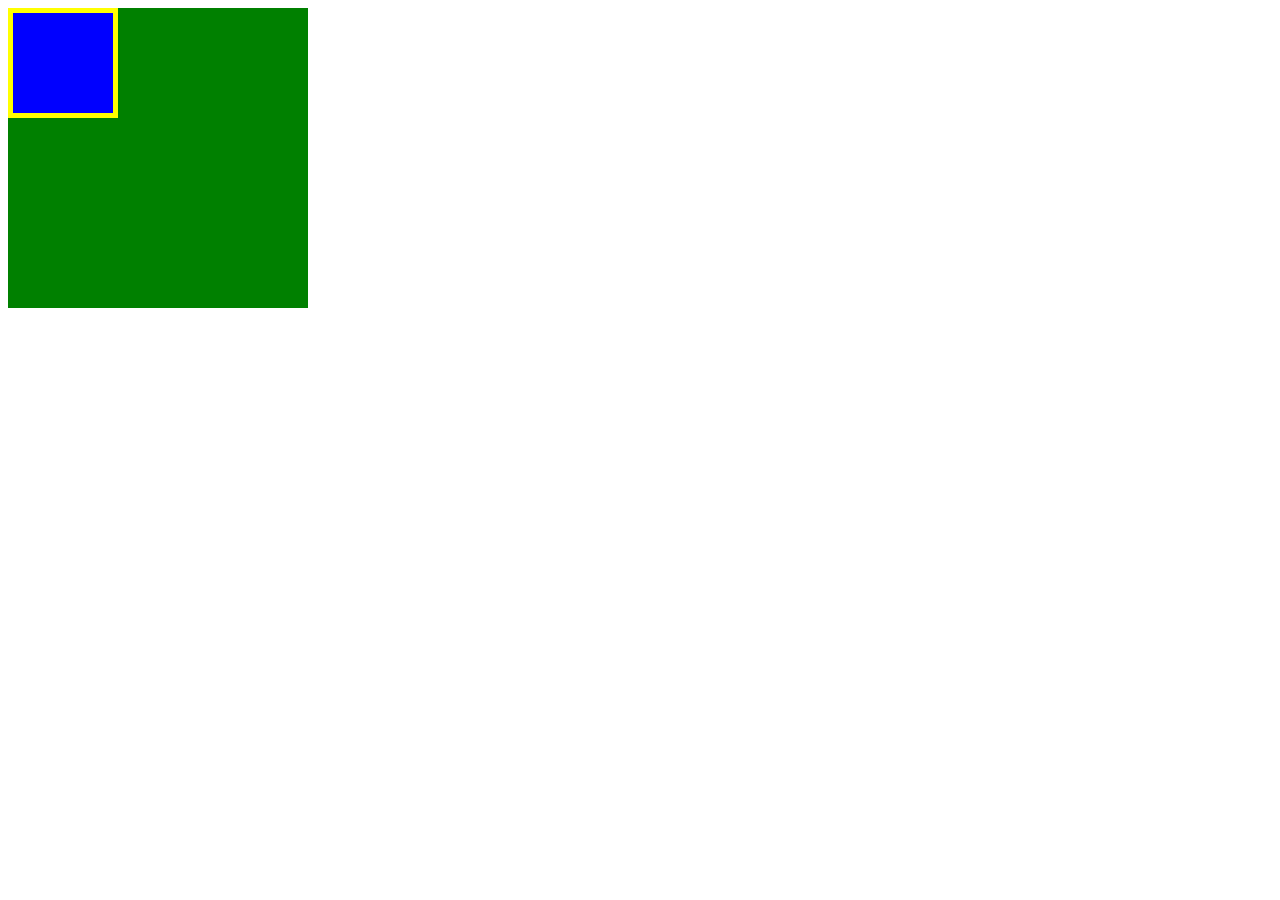
<file: box/box.html>
<!DOCTYPE html>
<html lang="ja">
  <head>
    <meta charset="UFT-8">
    <!--cssファイル読み込み-->
    <link rel="stylesheet" href="box.css" />
    <title>box</title>
  </head>

  <body>
    <!--box1用のdiv-->
    <div class="box1">
     <div class="box2"></div>
     </div>
  </body>
</html>
</file>
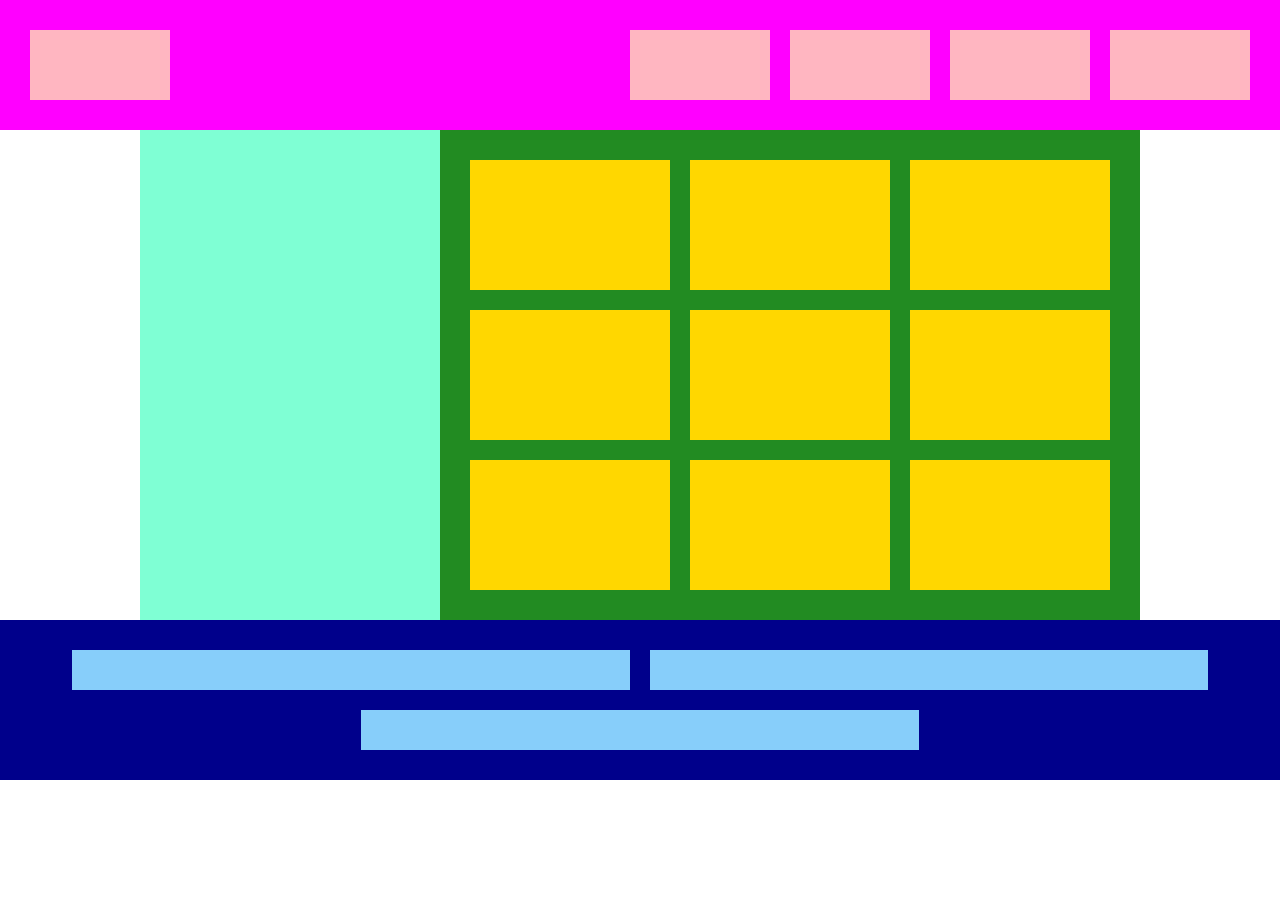
<file: chapter10/10.html>
<!DOGTYPE html>
<html lang="ja">
  <head>
    <meta charset="UTF-8">
    <title>演習１０</title>
    <link rel="stylesheet" href="10.css">
  </head>

  <body>

    <div class="header">
      <div></div>
      <div></div>
      <div></div>
      <div></div>
      <div></div>
    </div>


    <div class="main">
      <div class="sideber"></div>
      <div class="content">
        <div></div>
        <div></div>
        <div></div>
        <div></div>
        <div></div>
        <div></div>
        <div></div>
        <div></div>
        <div></div>
      </div>
    </div>

      <div class="footer">
        <div></div>
        <div></div>
        <div></div>
      </div>
  </body>
</html>
</file>
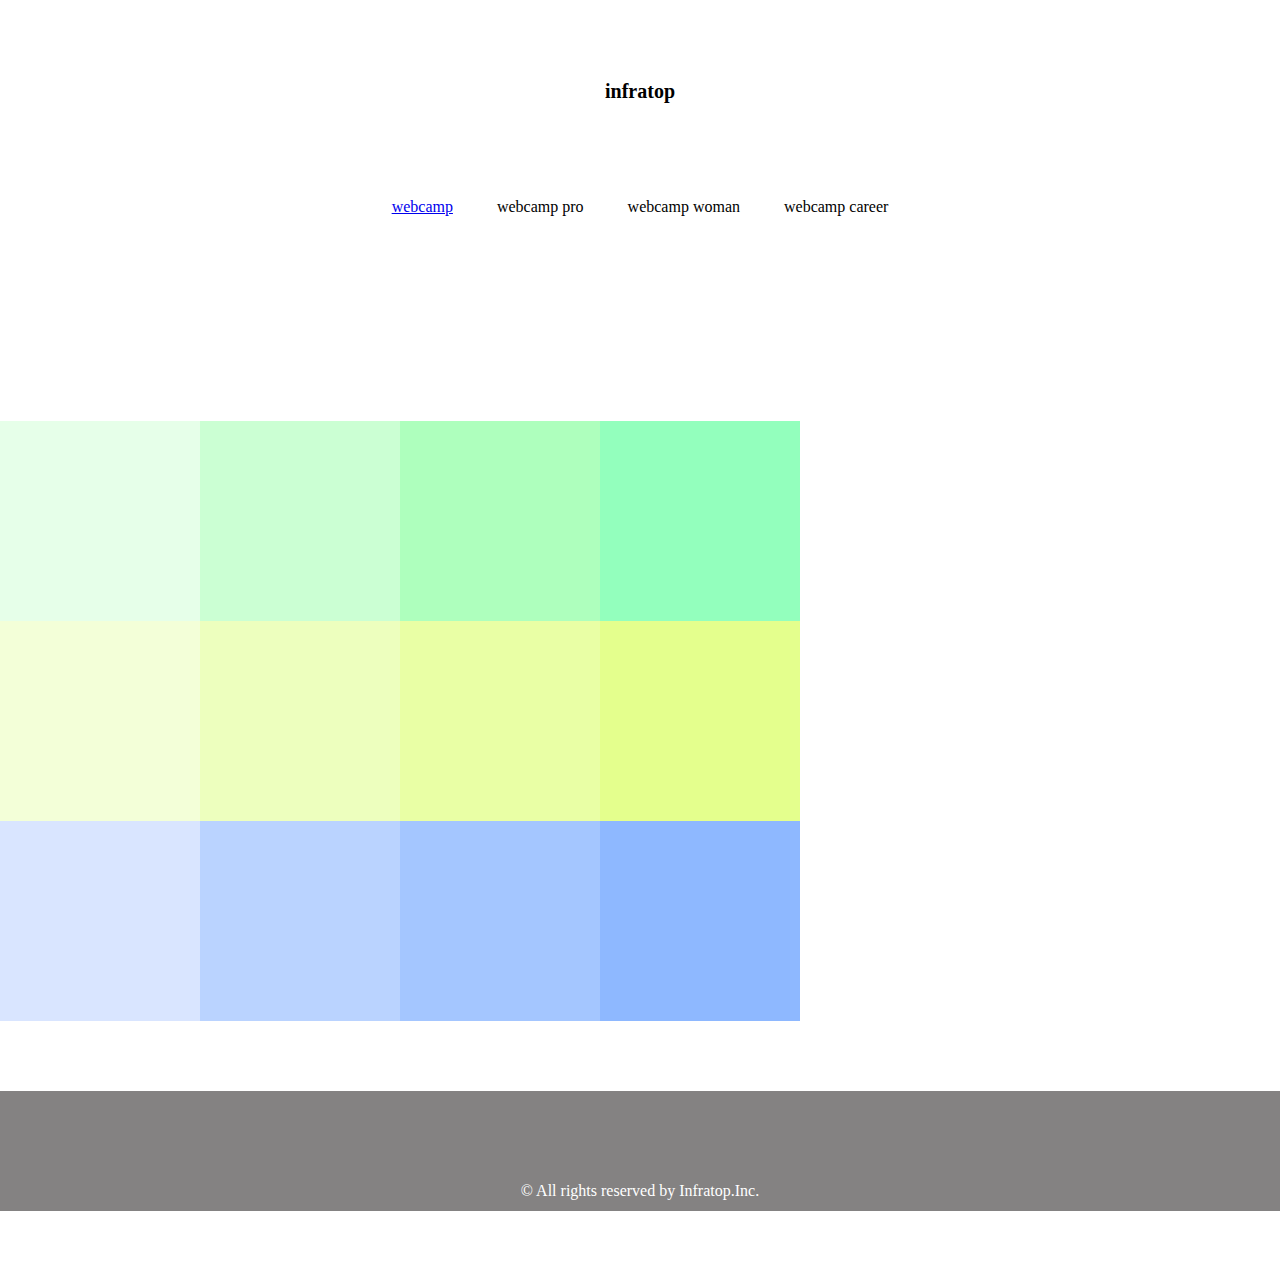
<file: chapter5/5.html>
<!DOCTYPE html>
<html lang="ja">
  <head>
    <meta charset="UTF-8" />
    <link rel="stylesheet" href="5.css" />
    <title>chapter5</title>
  </head>

  <body>
    <header>
      <h1 class="heading">
        <a class="5.css">
          infratop
        </a>
      </h1>
    </header>

     <!--navigetion-->
    <nav>
      <ul class="nav-list">
        <li class="nav-list-item">
          <a href="5.html">webcamp</a>
        </li>
        <li class="nav-list-item">webcamp pro</li>
        <li class="nav-list-item">webcamp woman</li>
        <li class="nav-list-item">webcamp career</li>
      </ul>
    </nav>

    <!--main-visual-->
    <div class="main-visual"></div>
    <div class="main-visual-content"></div>

    <!--main-->
    <div class="main">
    <div class="box1"></div>
    <div class="box2"></div>
    <div class="box3"></div>
    <div class="box4"></div>
    <div class="box5"></div>
    <div class="box6"></div>
    <div class="box7"></div>
    <div class="box8"></div>
    <div class="box9"></div>
    <div class="box10"></div>
    <div class="box11"></div>
    <div class="box12"></div>
    </div>

    <!--footer-->
    <footer>
     <p class="footer-text">© All rights reserved by Infratop.Inc.</p>
    </footer>

 </body>
</html>
</file>
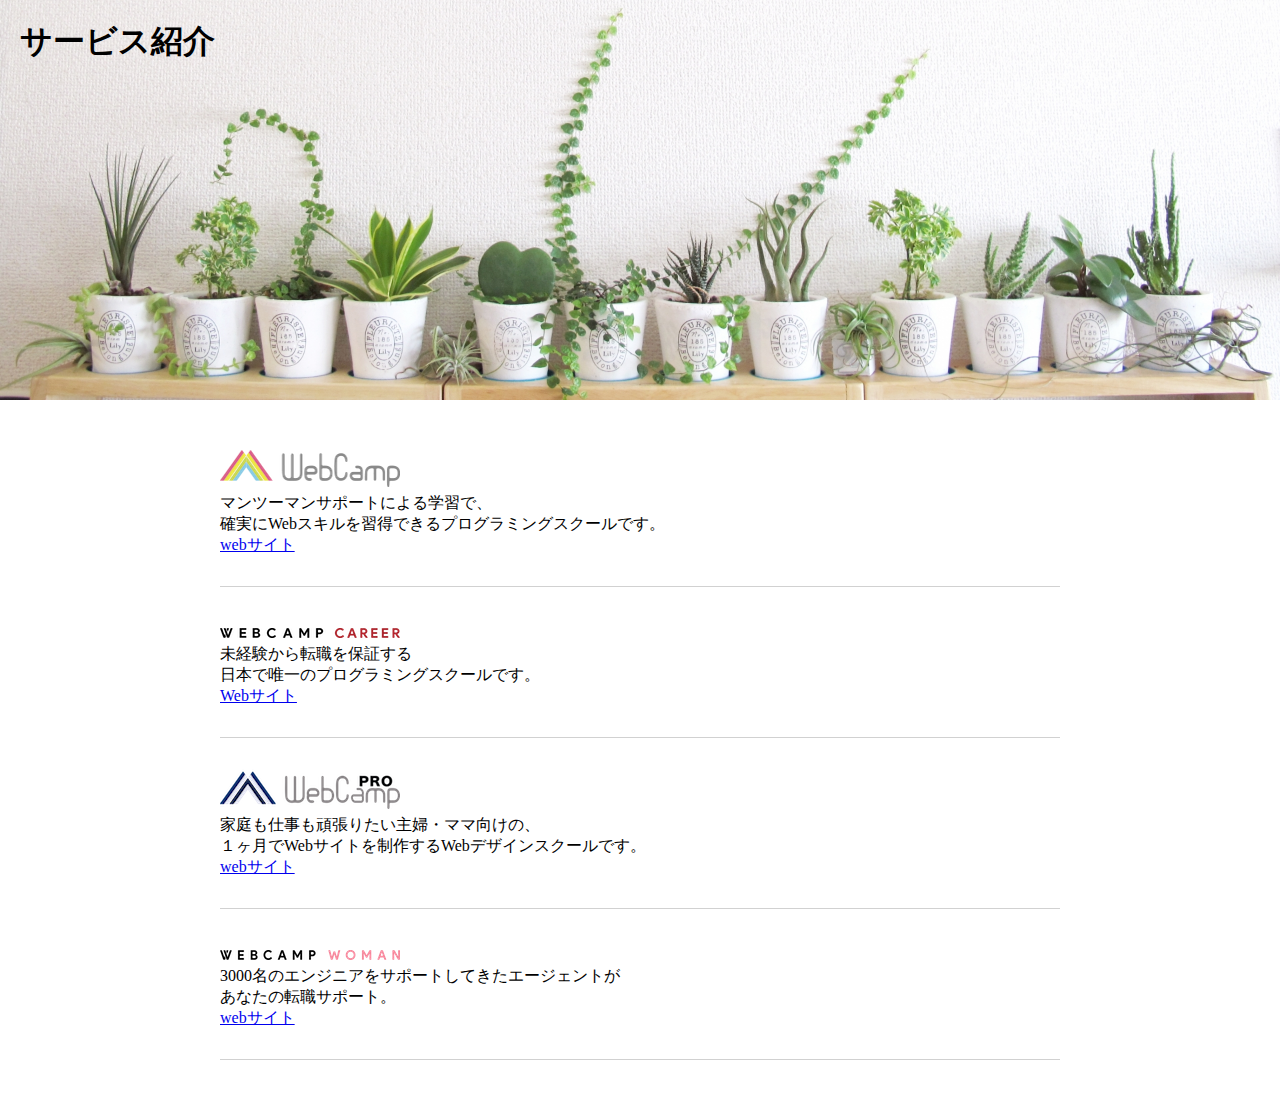
<file: chapter7_exercise/7.html>
<!DOCTYPE html>
<html lang="ja">
  <head>
    <meta charset="UTF-8"/>
    <link rel="stylesheet" href="7.css"/>
    <title>７章演習</title>
  </head>

<body>

  <section class="main-visual">
    <h1 class="headline">サービス紹介</h1>
  </section>

  <main>
    <section class="service1">
      <h2><img src="img/wc-logo.png" alt="ロゴ"/></h2>
      <p>
        マンツーマンサポートによる学習で、
        <br>確実にWebスキルを習得できるプログラミングスクールです。
      </p>
      <a href="https://web-camp.io/">webサイト</a>
    </section>

    <section class="service2">
      <h2><img src="img/wcc-logo.png" alt="ロゴ"/></h2>
      <p>
        未経験から転職を保証する
        <br>日本で唯一のプログラミングスクールです。
      </p>
      <a href="http://web-camp.io/pro/">Webサイト</a>
    </section>

    <section class="service3">
      <h2><img src="img/wcp-logo.png" alt="ロゴ"/></h2>
      <p>
        家庭も仕事も頑張りたい主婦・ママ向けの、
        <br>１ヶ月でWebサイトを制作するWebデザインスクールです。
        <p>
          <a href="http://web-camp.io/woman/">webサイト</a>
        </p>
     </section>

     <section class="service4">
       <h2><img src="img/wcw-logo.png" alt="ロゴ"/></h2>
       <p>
         3000名のエンジニアをサポートしてきたエージェントが
         <br>あなたの転職サポート。
       </p>
       <a href="http://web-camp.io/career/">webサイト</a>
     </section>
  </main>
 </body>
</html>
</file>
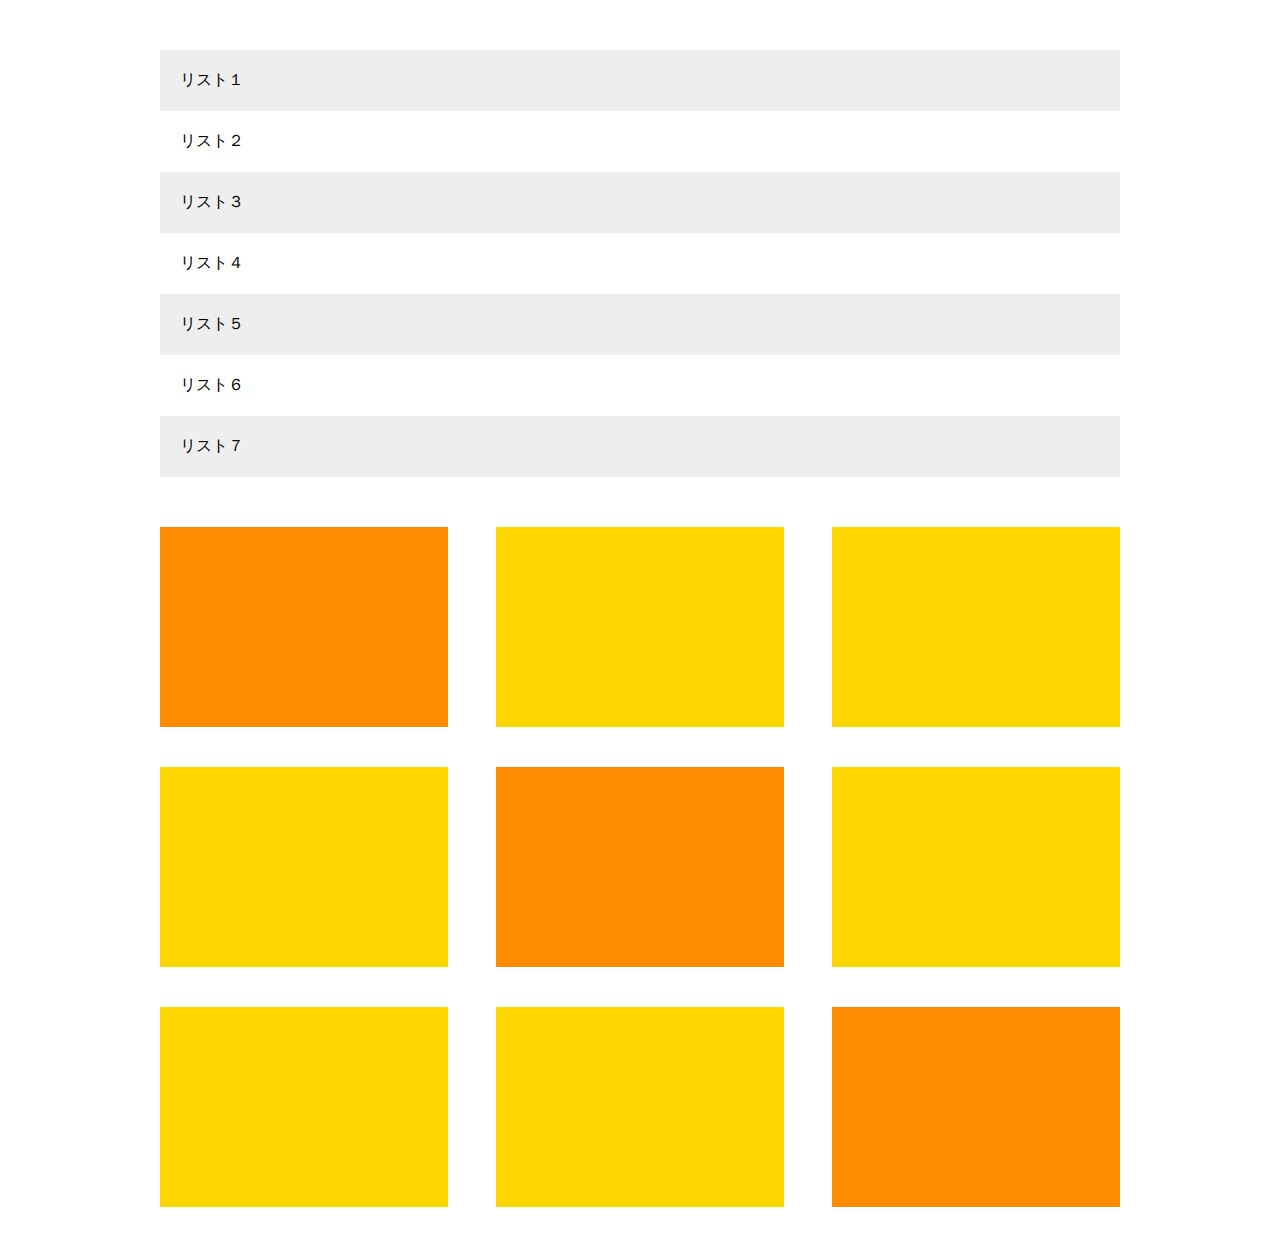
<file: chapter8/8.html>
<!DOCTYPE html>
<html lang="ja">
  <head>
    <meta charset="UTF-8"/>
    <link rel="stylesheet" href="8.css"/>
    <title>演習８</title>
  </head>

  <body>
    <main>
      <ul class="item-list">
        <li class="item">リスト１</li>
        <li class="item">リスト２</li>
        <li class="item">リスト３</li>
        <li class="item">リスト４</li>
        <li class="item">リスト５</li>
        <li class="item">リスト６</li>
        <li class="item">リスト７</li>
      </ul>

      <div class="box-list">
        <div class="box"></div>
        <div class="box"></div>
        <div class="box"></div>
        <div class="box"></div>
        <div class="box"></div>
        <div class="box"></div>
        <div class="box"></div>
        <div class="box"></div>
        <div class="box"></div>
      </div>
    </main>
  </body>
</html>
</file>
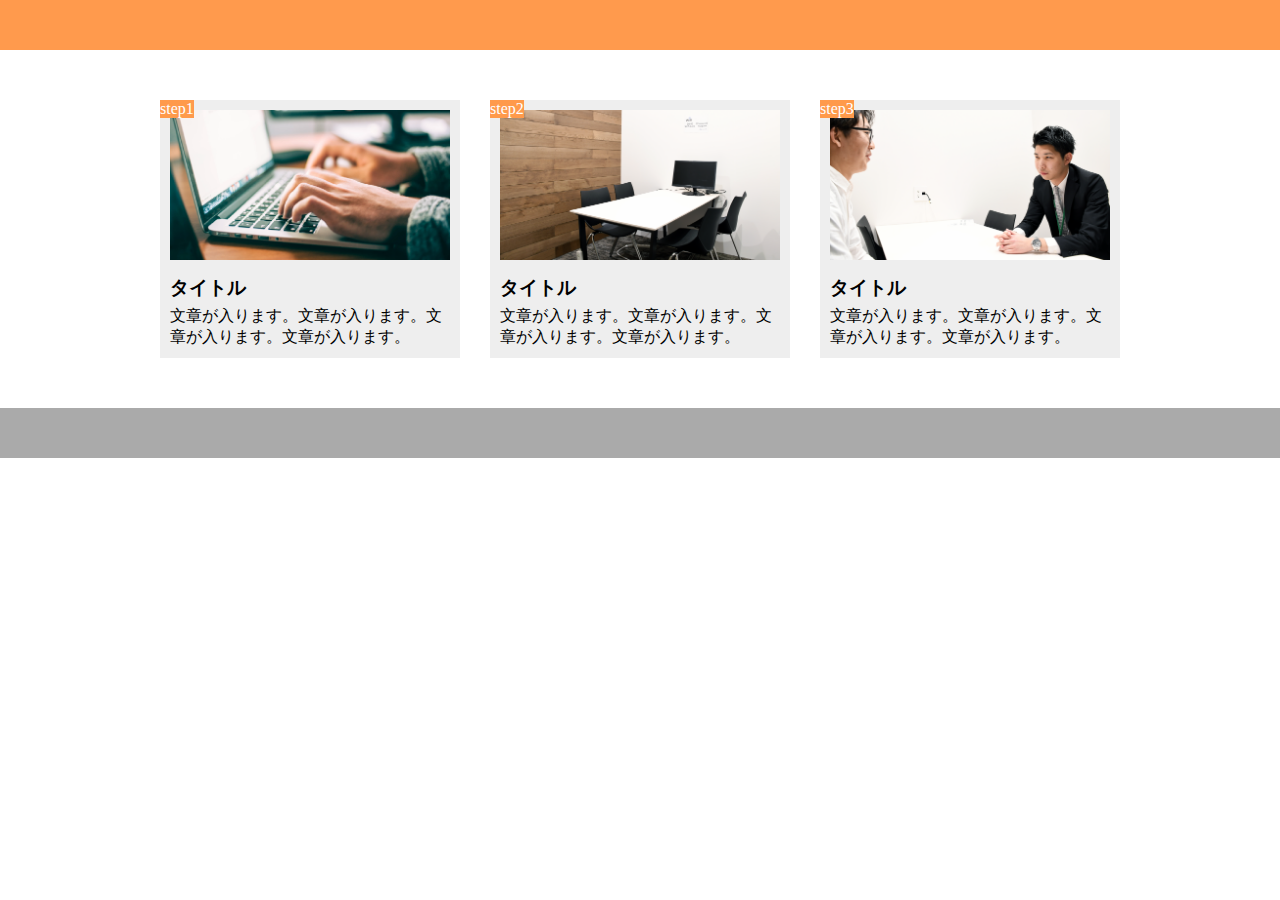
<file: chapter9/9.html>
<!DOCTYPE html>
<html lang="ja">
  <head>
  <meta charset="UTF-8"/>
  <meta name="viewport" content="width=device-width,initial-scale=1.0"/>
  <title>９章演習</title>
  <link rel="stylesheet" href="9.css"/>
  </head>

  <body>
    <header></header>
    <main>
      <div class="step-box">
        <div class="step-img1"></div>
        <span class="step-num">step1</span>
        <h3 class="title">タイトル</h3>
        <p class="text">
         文章が入ります。文章が入ります。文章が入ります。文章が入ります。
        </p>
      </div>

      <div class="step-box">
        <div class="step-img2"></div>
        <spen class="step-num">step2</spen>
        <h3 class="title">タイトル</h3>
        <p class="text">
         文章が入ります。文章が入ります。文章が入ります。文章が入ります。
        </p>
      </div>

      <div class="step-box">
        <div class="step-img3"></div>
        <spen class="step-num">step3</spen>
        <h3 class="title">タイトル</h3>
        <p class="text">
         文章が入ります。文章が入ります。文章が入ります。文章が入ります。
        </p>
      </div>
    </main>
    <footer></footer>
  </body>
</html>
</file>
<file: box/box.css>
.box1 {
  width: 300px;
  height: 300px;
  background-color: #008000;
}
.box2 {
  width: 100px;
  height: 100px;
  background-color: blue;
  border:5px solid yellow;
}
</file>
<file: chapter10/10.css>
* {
  margin: 0;
  padding: 0;
  box-sizing: border-box;
}


.header {
  background-color: #ff00ff;
  padding: 30px 20px;
  display:flex;
  justify-content: flex-end;
}

.header > div {
  background-color: #ffb6c1;
  flex-basis: 140px;
  height: 70px;
  margin:0 10px;
}

.header > :first-child {
  margin-right: auto;
}

.main {
  display: flex;
  justify-content: center;
}

.sideber {
  background-color: #7fffd4;
  width:300px;
}

.content {
  background-color: #228b22;
  padding: 20px;
  max-width: 700px;
  flex-grow: 1;
  display: flex;
  flex-wrap: wrap;
  justify-content: center;
}

.content > div {
  background-color: #ffd700;
  flex-basis: 200px;
  margin: 10px;
  height: 130px;
}

.footer {
  background-color: #00008b;
  padding: 20px;
  display: flex;
  flex-wrap: wrap;
  justify-content: center;
}

.footer > div {
  background-color: #87cefa;
  flex-basis: 45%;
  max-width: 600px;
  height: 40px;
  margin: 10px;
}
</file>
<file: chapter5/5.css>
* {
  margin: 0;
  padding: 20px 0;
  box-sizing: border-box;
}

header {
  width: 100%;
  padding: 20px 0;
  text-align: center;
}

header .heading {
  font-size: 20px;
}

.nav-list {
  text-align: center;
  padding: 15px;
  margin: 0 auto;
}

.nav-list-item {
  list-style: none;
  display: inline-block;
  margin: 0 20px;
}

.main {
  width:800px;
  margin: 50px 0;
  display: flex;
  flex-wrap:wrap;
}

.box1 {
  width:200px;
  height:200px;
  background-color:#e6ffe9;
}

.box2 {
  width:200px;
  height:200px;
  background-color:#cbffd3;

}

.box3 {
  width:200px;
  height:200px;
  background-color:#aeffbd;
}

.box4 {
  width:200px;
  height:200px;
  background-color:#93ffbd;
}

.box5 {
  width:200px;
  height:200px;
  background-color:#f3ffd8;
}

.box6 {
  width:200px;
  height:200px;
  background-color:#edffbe;
}

.box7 {
  width:200px;
  height:200px;
  background-color:#e9ffa5;
}

.box8 {
  width:200px;
  height:200px;
  background-color:#e4ff8d;
}

.box9 {
  width:200px;
  height:200px;
  background-color:#d9e5ff;
}

.box10 {
  width:200px;
  height:200px;
  background-color:#bad3ff;
}

.box11 {
  width:200px;
  height:200px;
  background-color:#a4c6ff;
}

.box12 {
  width:200px;
  height:200px;
  background-color:#8eb8ff;
}

footer {
  width:100%;
  height:120px;
  text-align:center;
  line-height:120px;
  background-color:#848282;

}

.footer-text {
  color: #fff;
}
</file>
<file: chapter7_exercise/7.css>
* {
  margin: 0;
  padding: 0;
  box-sizing: border-box;
}

.main-visual {
  height: 400px;
  width: 100%;
  background-image: url(img/mv.jpg);
  background-size: cover;
  background-position: bottom;
}

.headline {
  padding: 20px;
}

main {
  width:840px;
  margin: 50px auto;
}

.service1 {
  margin-bottom: 30px;
  border-bottom: 1px solid #d1d1d1;
  padding-bottom: 30px;
}

.service2 {
  margin-bottom: 30px;
  border-bottom: 1px solid #d1d1d1;
  padding-bottom: 30px;
}

.service3 {
  margin-bottom: 30px;
  border-bottom: 1px solid #d1d1d1;
  padding-bottom: 30px;
}
.service4 {
  margin-bottom: 30px;
  border-bottom: 1px solid #d1d1d1;
  padding-bottom: 30px;
}
</file>
<file: chapter8/8.css>
* {
  margin: 0;
  padding: 0;
  box-sizing:border-box;
}

main {
  width: 960px;
  margin: 50px auto;
}

.item-list {
  margin-bottom: 50px;
}

.item {
  padding: 20px;
  list-style:none;
}

.item:nth-child(odd) {
  background-color: #eee;
}

.box-list {
  display:flex;
  flex-wrap: wrap;
}
.box {
  background-color: #ffd700;
  width: 30%;
  height: 200px;
  margin-right: 5%;
  margin-bottom: 40px;
}

.box:first-child,
.box:nth-child(5),
.box:last-child {
  background-color: #ff8c00;
}

.box:nth-child(3n) {
  margin-right: 0;
}

.box:nth-last-child(-n+3) {
  margin-bottom: 0;
}
</file>
<file: chapter9/9.css>
* {
  box-sizing:border-box;
  margin: 0;
  padding: 0;
}

header {
    height: 50px;
    background-color: #ff9a4d;
}

main {
    width:960px;
    margin: 50px auto;
    display: flex;
}

.step-box {
    width: 300px;
    margin-right: 30px;
    padding: 10px;
    position: relative;
    background-color: #eee;
}
.step-box:last-child {
    margin-right: 0;
}
.step-img1 {
    height: 150px;
    background-image:url(img/flow01.png);
    background-position: bottom;
    background-size: cover;
}
.step-img2 {
    height: 150px;
    background-image:url(img/flow02.png);
    background-position: bottom;
    background-size: cover;
}
.step-img3 {
    height: 150px;
    background-image:url(img/flow03.png);
    background-position: bottom;
    background-size: cover;
}
.step-num {
    position: absolute;
    top: 0;
    left: 0;
    background-color: #ff9a4b;
    color: #fff;
}

.title {
    margin: 15px 0 5px ;
}

footer {
    height: 50px;
    background-color: #aaa;
}

@media screen and (max-width: 768px) {
 header {
        width: 100%;
    }

 main {
        width:100%;
        display: block;
    }

  .step-box {
        width:90%;
        margin:20px;
    }

  .step-box:last-child {
      width:90%;
  }

 footer {
    width:100%;
}
}
</file>
